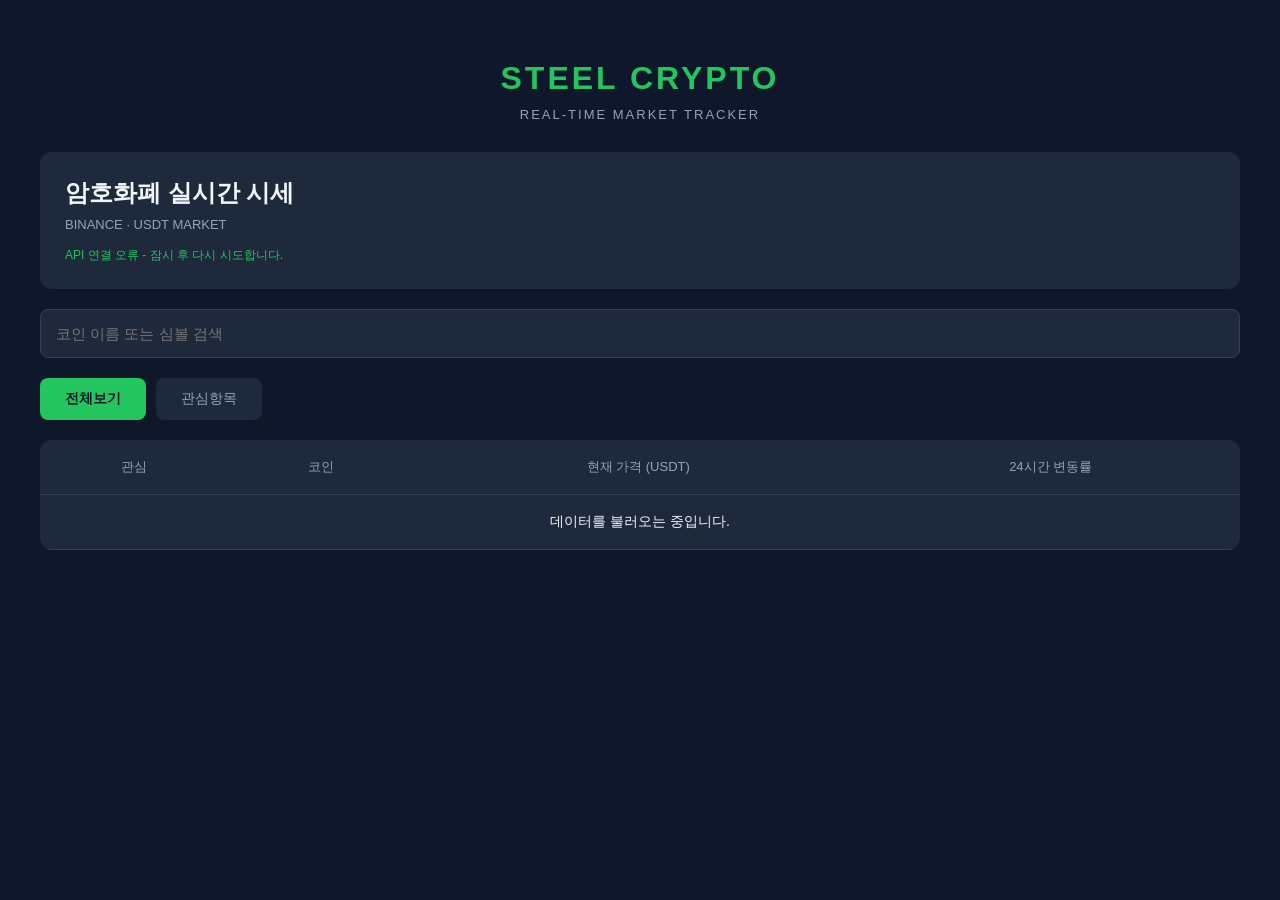
<file: JS/day3/index.html>
<!DOCTYPE html>
<html lang="ko">
<head>
    <meta charset="UTF-8">
    <meta name="viewport" content="width=device-width, initial-scale=1.0">
    <title>STEEL CRYPTO TRACKER</title>
    <link rel="stylesheet" href="style.css">
</head>
<body>

    <div class="container">
        <header>
            <h1>STEEL CRYPTO</h1>
            <p>REAL-TIME MARKET TRACKER</p>
        </header>

        <section class="market-info">
            <h2>암호화폐 실시간 시세</h2>
            <p>BINANCE · USDT MARKET</p>
            <div id="update-time">데이터 연결 대기 중...</div>
        </section>

        <section class="search-section">
            <input
                type="text"
                id="search-input"
                placeholder="코인 이름 또는 심볼 검색"
            >
        </section>

        <section class="tab-section">
            <button id="all-tab" class="tab active">전체보기</button>
            <button id="favorite-tab" class="tab">관심항목</button>
        </section>

        <section class="table-section">
            <table>
                <thead>
                    <tr>
                        <th>관심</th>
                        <th>코인</th>
                        <th>현재 가격 (USDT)</th>
                        <th>24시간 변동률</th>
                    </tr>
                </thead>
                <tbody id="coin-list">
                    <tr>
                        <td colspan="4">데이터를 불러오는 중입니다.</td>
                    </tr>
                </tbody>
            </table>
        </section>
    </div>

    <script src="script.js"></script>
</body>
</html>
</file>
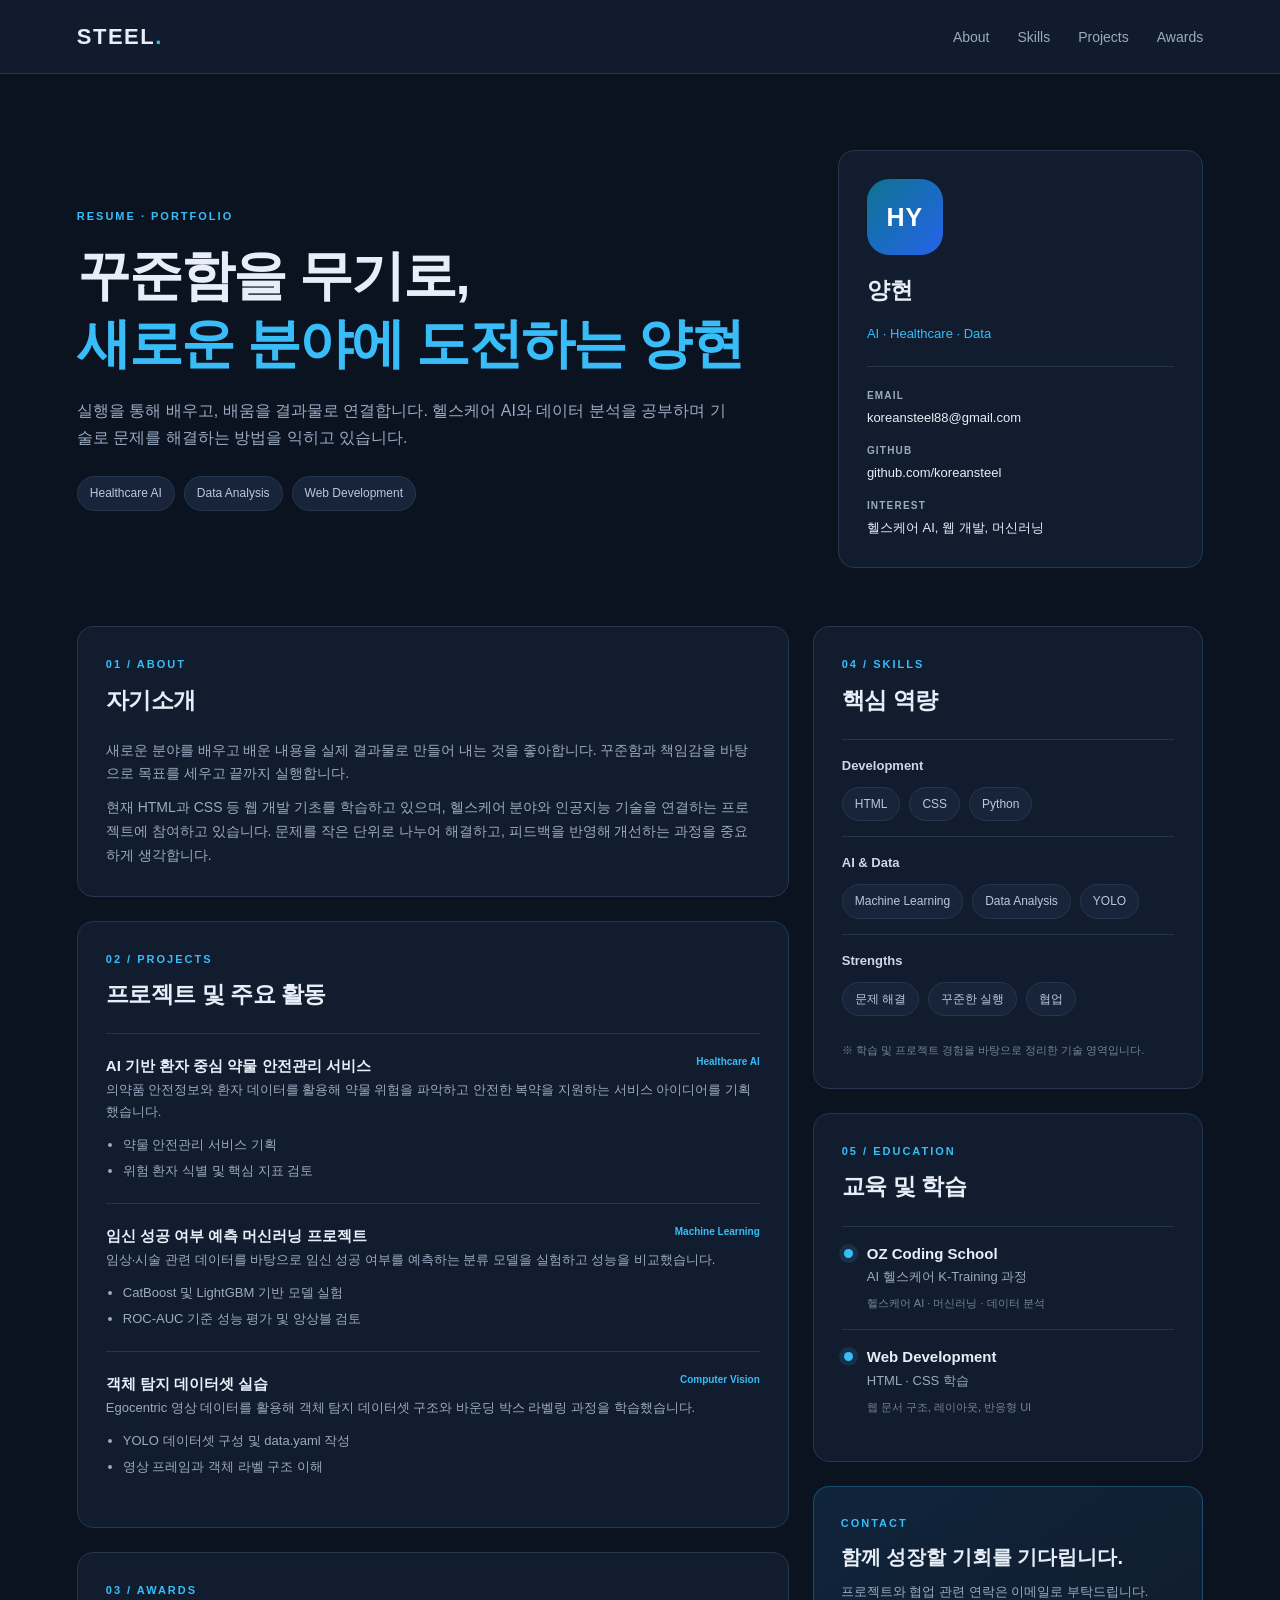
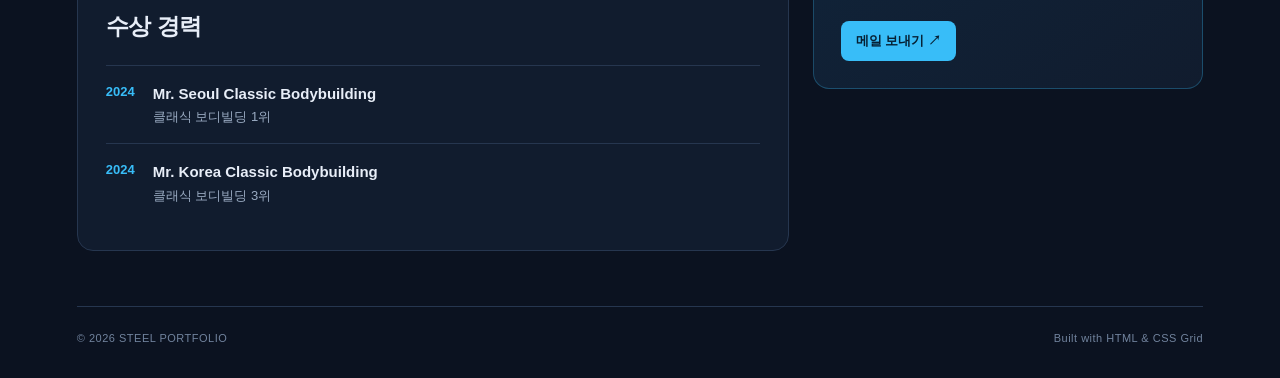
<file: HTML_CSS/day1/resume.html>
<!DOCTYPE html>
<html lang="ko">
<head>
    <meta charset="UTF-8">
    <meta name="viewport" content="width=device-width, initial-scale=1.0">
    <meta name="description" content="양현의 개발 및 헬스케어 AI 학습 포트폴리오">
    <title>양현 | STEEL PORTFOLIO</title>
    <link rel="stylesheet" href="resume_style.css">
</head>
<body>
    <nav class="navbar">
        <a class="logo" href="#top">STEEL<span>.</span></a>
        <ul class="nav-links">
            <li><a href="#about">About</a></li>
            <li><a href="#skills">Skills</a></li>
            <li><a href="#projects">Projects</a></li>
            <li><a href="#awards">Awards</a></li>
        </ul>
    </nav>

    <main class="page-wrap" id="top">
        <section class="hero">
            <div class="hero-copy">
                <p class="eyebrow">RESUME · PORTFOLIO</p>
                <h1>꾸준함을 무기로,<br><span>새로운 분야에 도전하는 양현</span></h1>
                <p class="hero-description">
                    실행을 통해 배우고, 배움을 결과물로 연결합니다.
                    헬스케어 AI와 데이터 분석을 공부하며 기술로 문제를 해결하는 방법을 익히고 있습니다.
                </p>
                <div class="hero-tags">
                    <span>Healthcare AI</span><span>Data Analysis</span><span>Web Development</span>
                </div>
            </div>
            <aside class="profile-card">
                <div class="avatar" aria-label="양현 프로필 이니셜">HY</div>
                <h2>양현</h2>
                <p class="profile-role">AI · Healthcare · Data</p>
                <div class="profile-divider"></div>
                <p><strong>EMAIL</strong><a href="mailto:koreansteel88@gmail.com">koreansteel88@gmail.com</a></p>
                <p><strong>GITHUB</strong><a href="https://github.com/koreansteel" target="_blank" rel="noopener noreferrer">github.com/koreansteel</a></p>
                <p><strong>INTEREST</strong><span>헬스케어 AI, 웹 개발, 머신러닝</span></p>
            </aside>
        </section>

        <div class="content-grid">
            <div class="main-column">
                <section class="panel" id="about">
                    <p class="section-kicker">01 / ABOUT</p>
                    <h2>자기소개</h2>
                    <p>
                        새로운 분야를 배우고 배운 내용을 실제 결과물로 만들어 내는 것을 좋아합니다.
                        꾸준함과 책임감을 바탕으로 목표를 세우고 끝까지 실행합니다.
                    </p>
                    <p>
                        현재 HTML과 CSS 등 웹 개발 기초를 학습하고 있으며,
                        헬스케어 분야와 인공지능 기술을 연결하는 프로젝트에 참여하고 있습니다.
                        문제를 작은 단위로 나누어 해결하고, 피드백을 반영해 개선하는 과정을 중요하게 생각합니다.
                    </p>
                </section>

                <section class="panel" id="projects">
                    <p class="section-kicker">02 / PROJECTS</p>
                    <h2>프로젝트 및 주요 활동</h2>
                    <article class="project-item">
                        <div class="project-heading">
                            <h3>AI 기반 환자 중심 약물 안전관리 서비스</h3>
                            <span class="project-type">Healthcare AI</span>
                        </div>
                        <p>의약품 안전정보와 환자 데이터를 활용해 약물 위험을 파악하고 안전한 복약을 지원하는 서비스 아이디어를 기획했습니다.</p>
                        <ul class="detail-list"><li>약물 안전관리 서비스 기획</li><li>위험 환자 식별 및 핵심 지표 검토</li></ul>
                    </article>
                    <article class="project-item">
                        <div class="project-heading">
                            <h3>임신 성공 여부 예측 머신러닝 프로젝트</h3>
                            <span class="project-type">Machine Learning</span>
                        </div>
                        <p>임상·시술 관련 데이터를 바탕으로 임신 성공 여부를 예측하는 분류 모델을 실험하고 성능을 비교했습니다.</p>
                        <ul class="detail-list"><li>CatBoost 및 LightGBM 기반 모델 실험</li><li>ROC-AUC 기준 성능 평가 및 앙상블 검토</li></ul>
                    </article>
                    <article class="project-item">
                        <div class="project-heading">
                            <h3>객체 탐지 데이터셋 실습</h3>
                            <span class="project-type">Computer Vision</span>
                        </div>
                        <p>Egocentric 영상 데이터를 활용해 객체 탐지 데이터셋 구조와 바운딩 박스 라벨링 과정을 학습했습니다.</p>
                        <ul class="detail-list"><li>YOLO 데이터셋 구성 및 data.yaml 작성</li><li>영상 프레임과 객체 라벨 구조 이해</li></ul>
                    </article>
                </section>

                <section class="panel" id="awards">
                    <p class="section-kicker">03 / AWARDS</p>
                    <h2>수상 경력</h2>
                    <div class="award-row"><span class="award-year">2024</span><div><h3>Mr. Seoul Classic Bodybuilding</h3><p>클래식 보디빌딩 1위</p></div></div>
                    <div class="award-row"><span class="award-year">2024</span><div><h3>Mr. Korea Classic Bodybuilding</h3><p>클래식 보디빌딩 3위</p></div></div>
                </section>
            </div>

            <aside class="side-column">
                <section class="panel" id="skills">
                    <p class="section-kicker">04 / SKILLS</p>
                    <h2>핵심 역량</h2>
                    <div class="skill-group">
                        <h3>Development</h3>
                        <div class="skill-chips"><span>HTML</span><span>CSS</span><span>Python</span></div>
                    </div>
                    <div class="skill-group">
                        <h3>AI & Data</h3>
                        <div class="skill-chips"><span>Machine Learning</span><span>Data Analysis</span><span>YOLO</span></div>
                    </div>
                    <div class="skill-group">
                        <h3>Strengths</h3>
                        <div class="skill-chips"><span>문제 해결</span><span>꾸준한 실행</span><span>협업</span></div>
                    </div>
                    <p class="small-note">※ 학습 및 프로젝트 경험을 바탕으로 정리한 기술 영역입니다.</p>
                </section>

                <section class="panel">
                    <p class="section-kicker">05 / EDUCATION</p>
                    <h2>교육 및 학습</h2>
                    <div class="timeline-item">
                        <span class="timeline-dot"></span>
                        <div><h3>OZ Coding School</h3><p>AI 헬스케어 K-Training 과정</p><small>헬스케어 AI · 머신러닝 · 데이터 분석</small></div>
                    </div>
                    <div class="timeline-item">
                        <span class="timeline-dot"></span>
                        <div><h3>Web Development</h3><p>HTML · CSS 학습</p><small>웹 문서 구조, 레이아웃, 반응형 UI</small></div>
                    </div>
                </section>

                <section class="contact-panel">
                    <p class="section-kicker">CONTACT</p>
                    <h2>함께 성장할 기회를 기다립니다.</h2>
                    <p>프로젝트와 협업 관련 연락은 이메일로 부탁드립니다.</p>
                    <a class="contact-link" href="mailto:koreansteel88@gmail.com">메일 보내기 ↗</a>
                </section>
            </aside>
        </div>
        <footer><span>© 2026 STEEL PORTFOLIO</span><span>Built with HTML & CSS Grid</span></footer>
    </main>
</body>
</html>
</file>
<file: JS/day3/style.css>
* {
    margin: 0;
    padding: 0;
    box-sizing: border-box;
}

body {
    font-family: Arial, sans-serif;
    background: #0f172a;
    color: #f1f5f9;
    min-height: 100vh;
    padding: 30px 15px;
}

.container {
    max-width: 1200px;
    margin: 0 auto;
}

header {
    text-align: center;
    padding: 30px 0;
}

header h1 {
    color: #22c55e;
    font-size: 32px;
    letter-spacing: 3px;
}

header p {
    color: #94a3b8;
    margin-top: 10px;
    font-size: 13px;
    letter-spacing: 2px;
}

.market-info {
    background: #1e293b;
    padding: 25px;
    border-radius: 12px;
    margin-bottom: 20px;
}

.market-info h2 {
    font-size: 24px;
    margin-bottom: 8px;
}

.market-info p {
    color: #94a3b8;
    font-size: 13px;
}

#update-time {
    color: #22c55e;
    font-size: 12px;
    margin-top: 15px;
}

.search-section {
    margin-bottom: 20px;
}

#search-input {
    width: 100%;
    padding: 15px;
    border: 1px solid #334155;
    border-radius: 8px;
    background: #1e293b;
    color: white;
    font-size: 15px;
    outline: none;
}

#search-input:focus {
    border-color: #22c55e;
}

.tab-section {
    display: flex;
    gap: 10px;
    margin-bottom: 20px;
}

.tab {
    padding: 12px 25px;
    border: none;
    border-radius: 8px;
    background: #1e293b;
    color: #94a3b8;
    cursor: pointer;
    font-size: 14px;
}

.tab.active {
    background: #22c55e;
    color: #0f172a;
    font-weight: bold;
}

.table-section {
    background: #1e293b;
    border-radius: 12px;
    overflow-x: auto;
}

table {
    width: 100%;
    border-collapse: collapse;
    min-width: 600px;
}

th, td {
    padding: 18px 15px;
    text-align: center;
    border-bottom: 1px solid #334155;
}

th {
    color: #94a3b8;
    font-size: 13px;
    font-weight: normal;
}

td {
    font-size: 14px;
}

tr:hover {
    background: #263449;
}

.coin-name {
    font-weight: bold;
    color: white;
}

.positive {
    color: #22c55e;
}

.negative {
    color: #ef4444;
}

.favorite-btn {
    border: none;
    background: none;
    color: #64748b;
    font-size: 22px;
    cursor: pointer;
}

.favorite-btn.active {
    color: #facc15;
}

@media (max-width: 600px) {
    body {
        padding: 15px 8px;
    }

    header h1 {
        font-size: 25px;
    }

    .market-info h2 {
        font-size: 20px;
    }

    th, td {
        padding: 13px 8px;
    }
}
</file>
<file: HTML_CSS/day1/resume_style.css>
/* ========================================
   STEEL PORTFOLIO - Resume
   Layout: CSS Grid + Flexbox
   ======================================== */

:root {
    --bg: #0b1220;
    --surface: #111c2e;
    --surface-light: #17243a;
    --line: #26364f;
    --text: #e8eef8;
    --muted: #9aabc2;
    --accent: #38bdf8;
    --accent-soft: rgba(56, 189, 248, 0.12);
}

* {
    margin: 0;
    padding: 0;
    box-sizing: border-box;
}

html { scroll-behavior: smooth; }

body {
    font-family: Arial, "Noto Sans KR", sans-serif;
    background: var(--bg);
    color: var(--text);
    line-height: 1.7;
}

a { color: inherit; text-decoration: none; }

.navbar {
    display: flex;
    justify-content: space-between;
    align-items: center;
    padding: 18px max(6%, calc((100% - 1180px) / 2));
    background: rgba(17, 28, 46, 0.94);
    border-bottom: 1px solid var(--line);
    position: sticky;
    top: 0;
    z-index: 10;
    backdrop-filter: blur(12px);
}

.logo {
    color: var(--text);
    font-size: 22px;
    font-weight: 800;
    letter-spacing: 1.5px;
}
.logo span { color: var(--accent); }

.nav-links {
    display: flex;
    gap: 28px;
    list-style: none;
}
.nav-links a {
    color: var(--muted);
    font-size: 14px;
    transition: color .2s ease;
}
.nav-links a:hover { color: var(--accent); }

.page-wrap {
    width: min(1180px, 88%);
    margin: 0 auto;
}

.hero {
    display: grid;
    grid-template-columns: minmax(0, 1.65fr) minmax(280px, .85fr);
    gap: 52px;
    align-items: center;
    padding: 76px 0 58px;
}

.eyebrow, .section-kicker {
    color: var(--accent);
    font-size: 11px;
    font-weight: 800;
    letter-spacing: 2px;
}
.hero h1 {
    margin: 16px 0 20px;
    font-size: clamp(32px, 4.5vw, 54px);
    line-height: 1.25;
    letter-spacing: -1.8px;
}
.hero h1 span { color: var(--accent); }
.hero-description {
    max-width: 650px;
    color: var(--muted);
    font-size: 16px;
}
.hero-tags, .skill-chips {
    display: flex;
    flex-wrap: wrap;
    gap: 9px;
}
.hero-tags { margin-top: 25px; }
.hero-tags span, .skill-chips span {
    padding: 6px 12px;
    border: 1px solid var(--line);
    border-radius: 999px;
    color: #b9c9dc;
    background: var(--surface-light);
    font-size: 12px;
}

.profile-card, .panel {
    background: var(--surface);
    border: 1px solid var(--line);
    border-radius: 16px;
}
.profile-card { padding: 28px; }
.avatar {
    display: grid;
    place-items: center;
    width: 76px;
    height: 76px;
    margin-bottom: 16px;
    border-radius: 22px;
    background: linear-gradient(135deg, #0e7490, #2563eb);
    color: white;
    font-size: 25px;
    font-weight: 800;
    letter-spacing: 1px;
}
.profile-card h2 { font-size: 23px; }
.profile-role { color: var(--accent); font-size: 13px; }
.profile-divider { height: 1px; background: var(--line); margin: 20px 0; }
.profile-card > p { display: grid; gap: 3px; margin-top: 13px; overflow-wrap: anywhere; }
.profile-card strong { color: var(--muted); font-size: 10px; letter-spacing: 1.2px; }
.profile-card a, .profile-card p span { color: var(--text); font-size: 13px; }
.profile-card a:hover { color: var(--accent); }

/* Main content uses a two-column CSS Grid */
.content-grid {
    display: grid;
    grid-template-columns: minmax(0, 1.55fr) minmax(280px, .85fr);
    gap: 24px;
    align-items: start;
    padding-bottom: 55px;
}
.main-column, .side-column {
    display: grid;
    gap: 24px;
}
.panel { padding: 28px; }
.panel h2 {
    margin: 7px 0 19px;
    font-size: 23px;
    letter-spacing: -.5px;
}
.panel > p:not(.section-kicker) {
    margin-top: 10px;
    color: var(--muted);
    font-size: 14px;
}
.project-item { padding: 19px 0; border-top: 1px solid var(--line); }
.project-heading {
    display: flex;
    justify-content: space-between;
    align-items: flex-start;
    gap: 12px;
}
.project-heading h3, .award-row h3, .timeline-item h3 { font-size: 15px; }
.project-type {
    flex-shrink: 0;
    color: var(--accent);
    font-size: 10px;
    font-weight: 700;
}
.project-item > p, .detail-list, .award-row p, .timeline-item p {
    color: var(--muted);
    font-size: 13px;
}
.detail-list { margin: 9px 0 0 17px; }
.detail-list li { padding: 2px 0; }

.skill-group { padding: 15px 0; border-top: 1px solid var(--line); }
.skill-group h3 { margin-bottom: 10px; font-size: 13px; color: #cbd8e8; }
.small-note { font-size: 11px !important; color: #71839d !important; }
.award-row {
    display: flex;
    gap: 18px;
    align-items: flex-start;
    padding: 15px 0;
    border-top: 1px solid var(--line);
}
.award-year { color: var(--accent); font-size: 13px; font-weight: 800; }
.timeline-item {
    position: relative;
    display: flex;
    gap: 14px;
    padding: 14px 0 14px 2px;
    border-top: 1px solid var(--line);
}
.timeline-dot {
    flex: 0 0 9px;
    width: 9px;
    height: 9px;
    margin-top: 8px;
    border-radius: 50%;
    background: var(--accent);
    box-shadow: 0 0 0 5px var(--accent-soft);
}
.timeline-item small { color: #71839d; font-size: 11px; }
.contact-panel {
    padding: 27px;
    border: 1px solid rgba(56, 189, 248, .28);
    border-radius: 16px;
    background: linear-gradient(145deg, #10243a, #111c2e);
}
.contact-panel h2 { margin: 10px 0; font-size: 20px; line-height: 1.4; }
.contact-panel > p:not(.section-kicker) { color: var(--muted); font-size: 13px; }
.contact-link {
    display: inline-block;
    margin-top: 18px;
    padding: 9px 15px;
    border-radius: 8px;
    background: var(--accent);
    color: #062033;
    font-size: 13px;
    font-weight: 800;
}
footer {
    display: flex;
    justify-content: space-between;
    gap: 15px;
    padding: 22px 0 30px;
    border-top: 1px solid var(--line);
    color: #71839d;
    font-size: 11px;
    letter-spacing: .5px;
}

/* Responsive layout */
@media (max-width: 850px) {
    .hero, .content-grid { grid-template-columns: 1fr; }
    .hero { gap: 30px; padding-top: 55px; }
    .profile-card { max-width: 100%; }
    .content-grid { gap: 18px; }
}

@media (max-width: 560px) {
    .navbar { align-items: flex-start; flex-direction: column; gap: 12px; padding: 15px 6%; }
    .nav-links { width: 100%; flex-wrap: wrap; gap: 10px 18px; }
    .page-wrap { width: 90%; }
    .hero { padding: 42px 0 35px; }
    .hero h1 { font-size: 32px; }
    .hero-description { font-size: 14px; }
    .panel, .profile-card, .contact-panel { padding: 21px; }
    .project-heading { flex-direction: column; gap: 3px; }
    footer { flex-direction: column; gap: 4px; }
}
</file>
